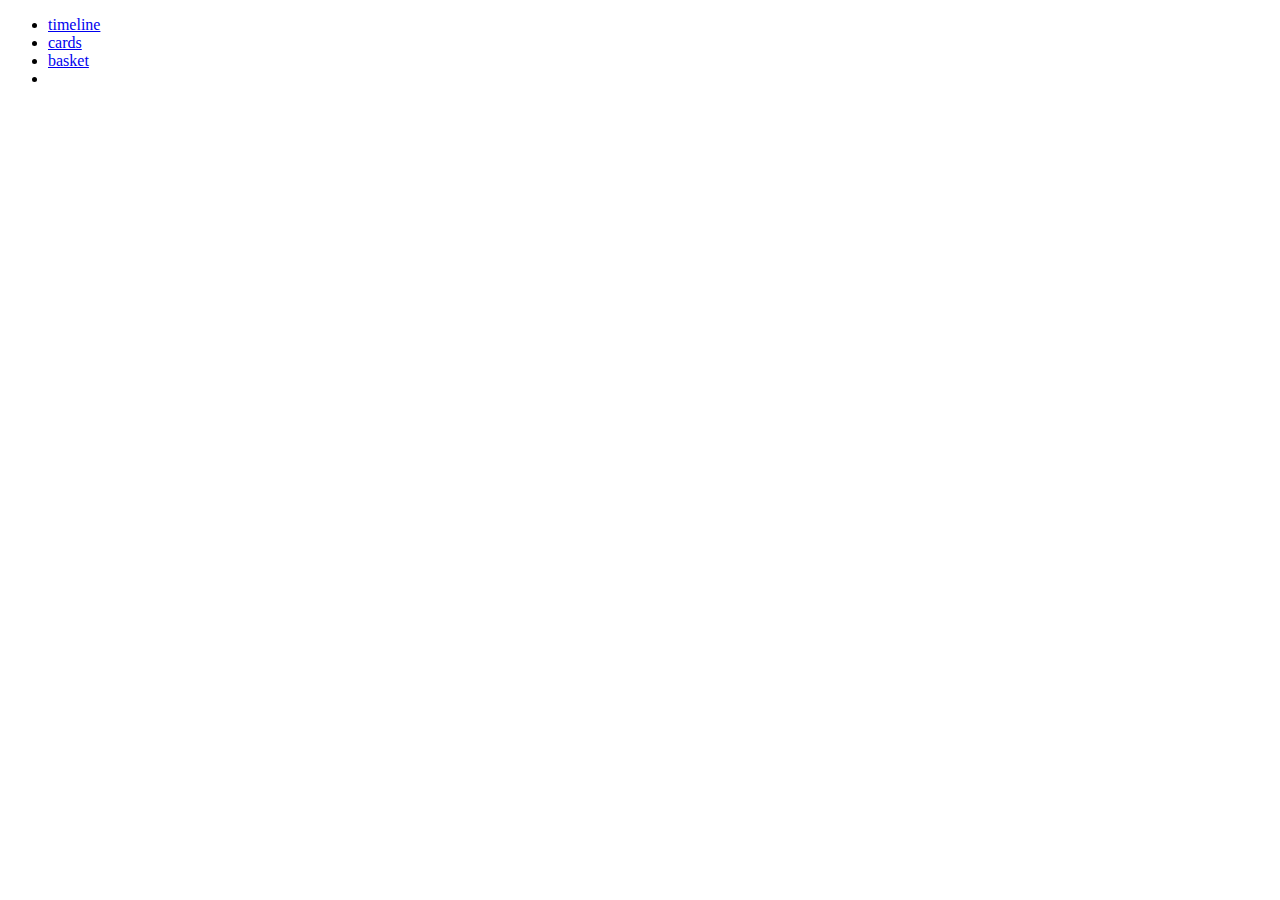
<file: ejemplos/index.html>
<!DOCTYPE html>
<html lang="en">
<head>
    <meta charset="UTF-8">
    <meta name="viewport" content="width=device-width, initial-scale=1.0">
    <title>Document</title>
</head>
<body>
    <ul>
        <li><a href="./timeline.html">timeline</a></li>
        <li><a href="./cards.html">cards</a></li>
        <li><a href="./basket.html">basket</a></li>
        <li></li>
    </ul>
</body>
</html>
</file>
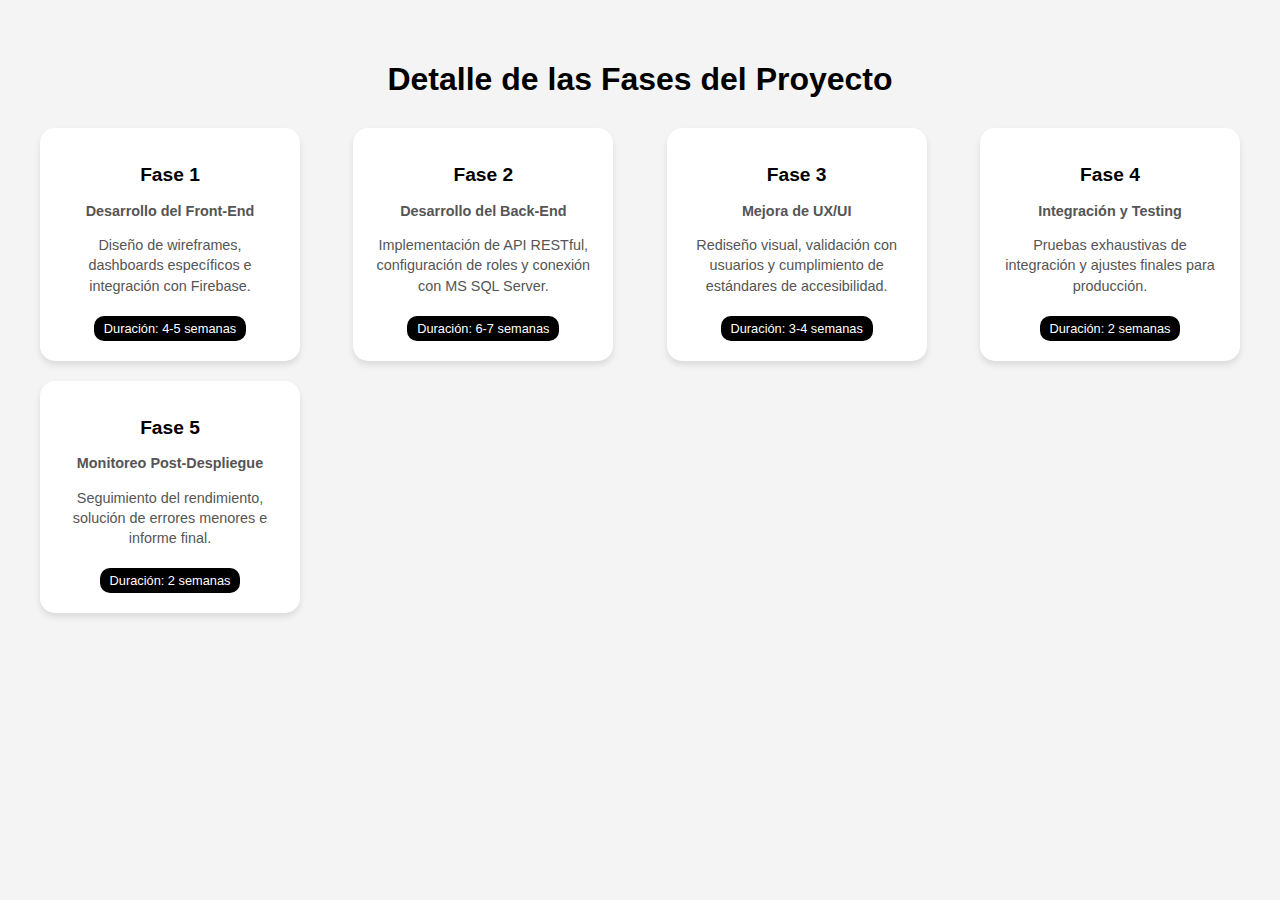
<file: cards.html>
<!DOCTYPE html>
<html lang="en">
<head>
  <meta charset="UTF-8">
  <meta name="viewport" content="width=device-width, initial-scale=1.0">
  <title>Detalle de las Fases del Proyecto</title>
  <style>
    body {
      font-family: Arial, sans-serif;
      margin: 0;
      padding: 0;
      background-color: #f4f4f4;
      color: #333;
    }

    .container {
      max-width: 1200px;
      margin: 20px auto;
      padding: 20px;
    }

    h1 {
      text-align: center;
      font-size: 2rem;
      margin-bottom: 30px;
      color: #000;
    }

    .cards {
      display: flex;
      flex-wrap: wrap;
      justify-content: space-between;
      gap: 20px;
    }

    .card {
      background: #fff;
      border-radius: 15px;
      box-shadow: 0 4px 6px rgba(0, 0, 0, 0.1);
      padding: 20px;
      flex: 1 1 calc(20% - 20px);
      min-width: 220px;
      max-width: 220px;
      text-align: center;
      transition: transform 0.3s ease;
    }

    .card:hover {
      transform: scale(1.05);
    }

    .card h2 {
      font-size: 1.2rem;
      color: #000;
      margin-bottom: 10px;
    }

    .card p {
      font-size: 0.9rem;
      color: #555;
      margin-bottom: 10px;
      line-height: 1.4;
    }

    .card span {
      display: inline-block;
      background: #000;
      color: #fff;
      font-size: 0.8rem;
      border-radius: 10px;
      padding: 5px 10px;
      margin-top: 10px;
    }

    /* Responsive Design */
    @media (max-width: 768px) {
      .cards {
        flex-direction: column;
        align-items: center;
      }

      .card {
        max-width: 90%;
      }
    }
  </style>
</head>
<body>
  <div class="container">
    <h1>Detalle de las Fases del Proyecto</h1>
    <div class="cards">
      <div class="card">
        <h2>Fase 1</h2>
        <p><strong>Desarrollo del Front-End</strong></p>
        <p>Diseño de wireframes, dashboards específicos e integración con Firebase.</p>
        <span>Duración: 4-5 semanas</span>
      </div>
      <div class="card">
        <h2>Fase 2</h2>
        <p><strong>Desarrollo del Back-End</strong></p>
        <p>Implementación de API RESTful, configuración de roles y conexión con MS SQL Server.</p>
        <span>Duración: 6-7 semanas</span>
      </div>
      <div class="card">
        <h2>Fase 3</h2>
        <p><strong>Mejora de UX/UI</strong></p>
        <p>Rediseño visual, validación con usuarios y cumplimiento de estándares de accesibilidad.</p>
        <span>Duración: 3-4 semanas</span>
      </div>
      <div class="card">
        <h2>Fase 4</h2>
        <p><strong>Integración y Testing</strong></p>
        <p>Pruebas exhaustivas de integración y ajustes finales para producción.</p>
        <span>Duración: 2 semanas</span>
      </div>
      <div class="card">
        <h2>Fase 5</h2>
        <p><strong>Monitoreo Post-Despliegue</strong></p>
        <p>Seguimiento del rendimiento, solución de errores menores e informe final.</p>
        <span>Duración: 2 semanas</span>
      </div>
    </div>
  </div>
</body>
</html>
</file>
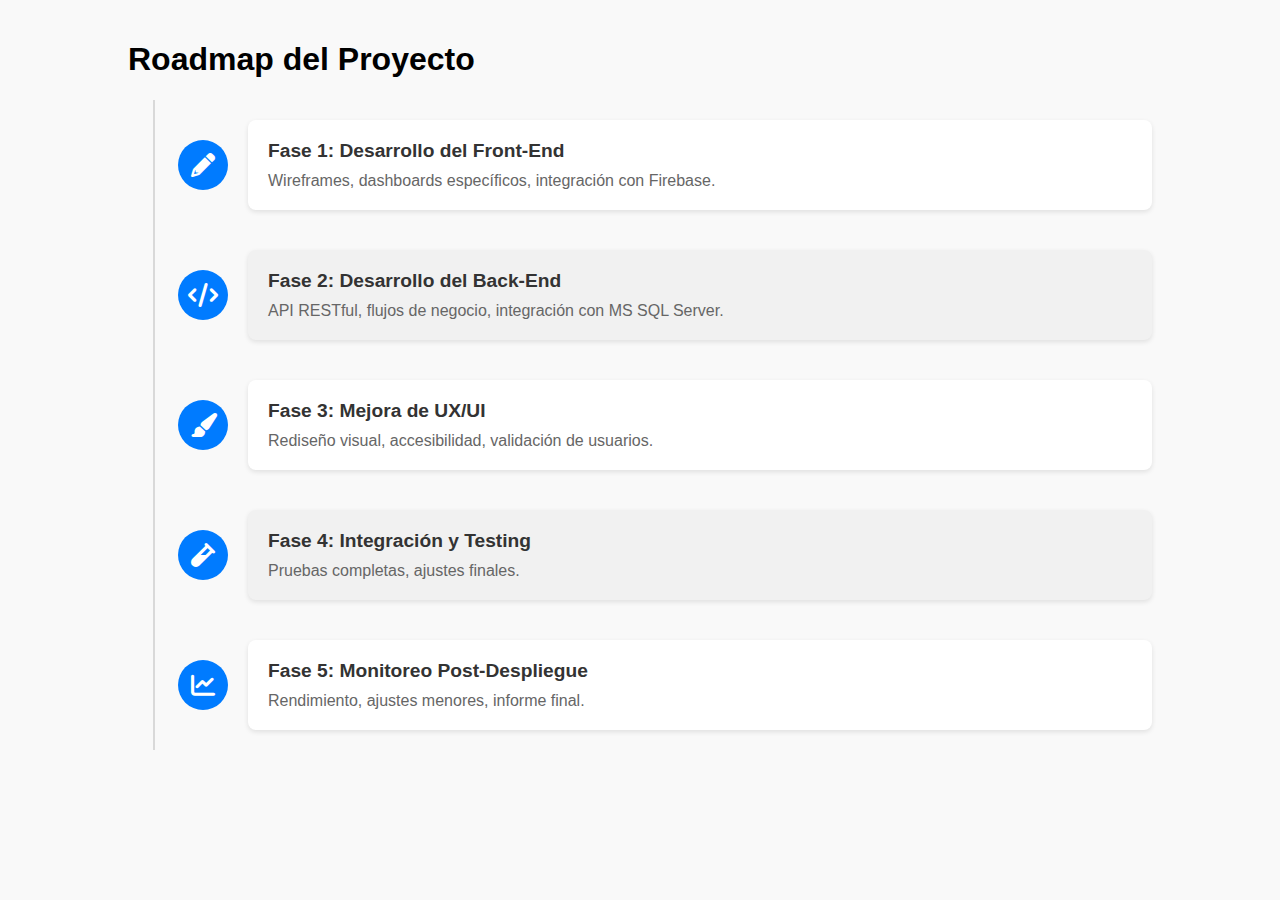
<file: timeline.html>
<!DOCTYPE html>
<html lang="en">
<head>
  <meta charset="UTF-8">
  <meta name="viewport" content="width=device-width, initial-scale=1.0">
  <title>Roadmap del Proyecto</title>
  <link rel="stylesheet" href="https://cdnjs.cloudflare.com/ajax/libs/font-awesome/6.0.0-beta3/css/all.min.css">
  <style>
    body {
      font-family: Arial, sans-serif;
      margin: 0;
      padding: 0;
      background-color: #f9f9f9;
    }

    .container {
      width: 80%;
      margin: 0 auto;
      padding: 20px;
    }

    .timeline {
      display: flex;
      flex-direction: column;
      position: relative;
      padding-left: 50px;
    }

    .timeline::before {
      content: '';
      position: absolute;
      left: 25px;
      top: 0;
      height: 100%;
      width: 2px;
      background-color: #d9d9d9;
    }

    .timeline-item {
      display: flex;
      align-items: center;
      margin: 20px 0;
    }

    .timeline-item .icon {
      background-color: #007bff;
      color: #fff;
      width: 50px;
      height: 50px;
      border-radius: 50%;
      display: flex;
      justify-content: center;
      align-items: center;
      font-size: 1.5rem;
      margin-right: 20px;
    }

    .timeline-item .content {
      background-color: #fff;
      padding: 20px;
      border-radius: 8px;
      box-shadow: 0 2px 5px rgba(0, 0, 0, 0.1);
      flex: 1;
    }

    .timeline-item .content h3 {
      margin: 0 0 10px;
      font-size: 1.2rem;
      color: #333;
    }

    .timeline-item .content p {
      margin: 0;
      color: #666;
    }

    .timeline-item:nth-child(even) .content {
      background-color: #f1f1f1;
    }
  </style>
</head>
<body>
  <div class="container">
    <h1>Roadmap del Proyecto</h1>
    <div class="timeline">
      <div class="timeline-item">
        <div class="icon"><i class="fas fa-pencil-alt"></i></div>
        <div class="content">
          <h3>Fase 1: Desarrollo del Front-End</h3>
          <p>Wireframes, dashboards específicos, integración con Firebase.</p>
        </div>
      </div>
      <div class="timeline-item">
        <div class="icon"><i class="fas fa-code"></i></div>
        <div class="content">
          <h3>Fase 2: Desarrollo del Back-End</h3>
          <p>API RESTful, flujos de negocio, integración con MS SQL Server.</p>
        </div>
      </div>
      <div class="timeline-item">
        <div class="icon"><i class="fas fa-paint-brush"></i></div>
        <div class="content">
          <h3>Fase 3: Mejora de UX/UI</h3>
          <p>Rediseño visual, accesibilidad, validación de usuarios.</p>
        </div>
      </div>
      <div class="timeline-item">
        <div class="icon"><i class="fas fa-vial"></i></div>
        <div class="content">
          <h3>Fase 4: Integración y Testing</h3>
          <p>Pruebas completas, ajustes finales.</p>
        </div>
      </div>
      <div class="timeline-item">
        <div class="icon"><i class="fas fa-chart-line"></i></div>
        <div class="content">
          <h3>Fase 5: Monitoreo Post-Despliegue</h3>
          <p>Rendimiento, ajustes menores, informe final.</p>
        </div>
      </div>
    </div>
  </div>
</body>
</html>
</file>
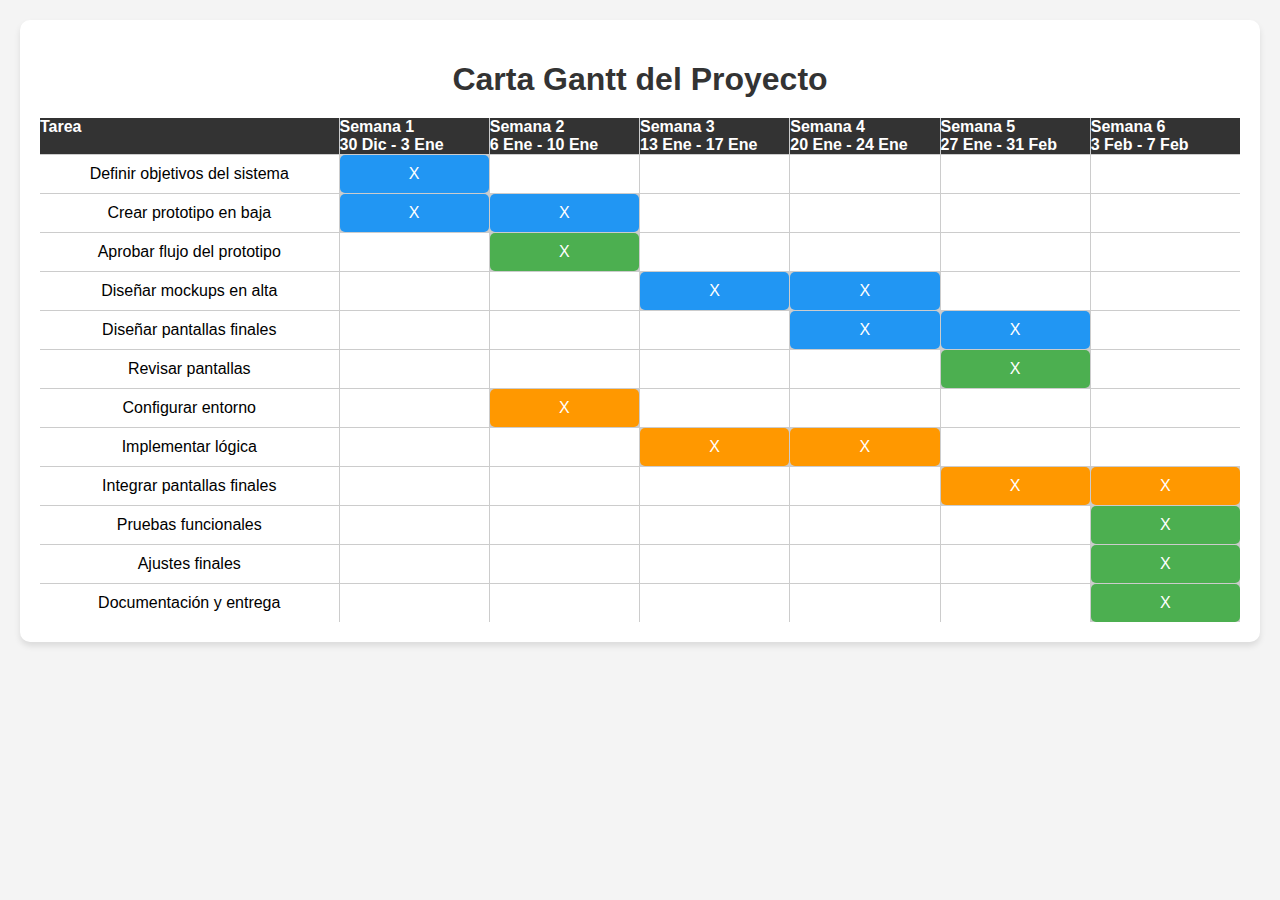
<file: gantt/cartagantt.html>
<!DOCTYPE html>
<html lang="en">
<head>
  <meta charset="UTF-8">
  <meta name="viewport" content="width=device-width, initial-scale=1.0">
  <title>Gantt Chart</title>
  <style>
    body {
      font-family: Arial, sans-serif;
      margin: 0;
      padding: 0;
      background-color: #f4f4f4;
    }

    .container {
      max-width: 1200px;
      margin: 20px auto;
      padding: 20px;
      background: #fff;
      border-radius: 10px;
      box-shadow: 0 4px 6px rgba(0, 0, 0, 0.1);
    }

    h1 {
      text-align: center;
      font-size: 2rem;
      margin-bottom: 20px;
      color: #333;
    }

    .gantt-chart {
      display: grid;
      grid-template-columns: 2fr repeat(6, 1fr);
      gap: 1px;
      background-color: #ccc;
    }

    .gantt-cell {
      padding: 10px;
      background: #fff;
      text-align: center;
    }

    .gantt-header {
      font-weight: bold;
      background-color: #333;
      color: #fff;
    }

    .task {
      background-color: #4caf50;
      color: white;
      border-radius: 5px;
    }

    .task-ux {
      background-color: #2196f3;
    }

    .task-dev {
      background-color: #ff9800;
    }
  </style>
</head>
<body>
  <div class="container">
    <h1>Carta Gantt del Proyecto</h1>
    <div class="gantt-chart">
      <!-- Headers -->
      <div class="gantt-header">Tarea</div>
      <div class="gantt-header">Semana 1 <br> 30 Dic - 3 Ene</div>
      <div class="gantt-header">Semana 2 <br> 6 Ene - 10 Ene</div>
      <div class="gantt-header">Semana 3 <br>  13 Ene - 17 Ene</div>
      <div class="gantt-header">Semana 4 <br>  20 Ene - 24 Ene</div>
      <div class="gantt-header">Semana 5 <br>  27 Ene - 31 Feb</div>
      <div class="gantt-header">Semana 6 <br>  3 Feb - 7 Feb</div>

      <!-- Fase 1 -->
      <div class="gantt-cell">Definir objetivos del sistema</div>
      <div class="gantt-cell task task-ux">X</div>
      <div class="gantt-cell"></div>
      <div class="gantt-cell"></div>
      <div class="gantt-cell"></div>
      <div class="gantt-cell"></div>
      <div class="gantt-cell"></div>

      <div class="gantt-cell">Crear prototipo en baja</div>
      <div class="gantt-cell task task-ux">X</div>
      <div class="gantt-cell task task-ux">X</div>
      <div class="gantt-cell"></div>
      <div class="gantt-cell"></div>
      <div class="gantt-cell"></div>
      <div class="gantt-cell"></div>

      <div class="gantt-cell">Aprobar flujo del prototipo</div>
      <div class="gantt-cell"></div>
      <div class="gantt-cell task">X</div>
      <div class="gantt-cell"></div>
      <div class="gantt-cell"></div>
      <div class="gantt-cell"></div>
      <div class="gantt-cell"></div>

      <!-- Fase 2 -->
      <div class="gantt-cell">Diseñar mockups en alta</div>
      <div class="gantt-cell"></div>
      <div class="gantt-cell"></div>
      <div class="gantt-cell task task-ux">X</div>
      <div class="gantt-cell task task-ux">X</div>
      <div class="gantt-cell"></div>
      <div class="gantt-cell"></div>

      <div class="gantt-cell">Diseñar pantallas finales</div>
      <div class="gantt-cell"></div>
      <div class="gantt-cell"></div>
      <div class="gantt-cell"></div>
      <div class="gantt-cell task task-ux">X</div>
      <div class="gantt-cell task task-ux">X</div>
      <div class="gantt-cell"></div>

      <div class="gantt-cell">Revisar pantallas</div>
      <div class="gantt-cell"></div>
      <div class="gantt-cell"></div>
      <div class="gantt-cell"></div>
      <div class="gantt-cell"></div>
      <div class="gantt-cell task">X</div>
      <div class="gantt-cell"></div>

      <!-- Fase 3 -->
      <div class="gantt-cell">Configurar entorno</div>
      <div class="gantt-cell"></div>
      <div class="gantt-cell task task-dev">X</div>
      <div class="gantt-cell"></div>
      <div class="gantt-cell"></div>
      <div class="gantt-cell"></div>
      <div class="gantt-cell"></div>

      <div class="gantt-cell">Implementar lógica</div>
      <div class="gantt-cell"></div>
      <div class="gantt-cell"></div>
      <div class="gantt-cell task task-dev">X</div>
      <div class="gantt-cell task task-dev">X</div>
      <div class="gantt-cell"></div>
      <div class="gantt-cell"></div>

      <div class="gantt-cell">Integrar pantallas finales</div>
      <div class="gantt-cell"></div>
      <div class="gantt-cell"></div>
      <div class="gantt-cell"></div>
      <div class="gantt-cell"></div>
      <div class="gantt-cell task task-dev">X</div>
      <div class="gantt-cell task task-dev">X</div>

      <!-- Fase 4 -->
      <div class="gantt-cell">Pruebas funcionales</div>
      <div class="gantt-cell"></div>
      <div class="gantt-cell"></div>
      <div class="gantt-cell"></div>
      <div class="gantt-cell"></div>
      <div class="gantt-cell"></div>
      <div class="gantt-cell task">X</div>

      <div class="gantt-cell">Ajustes finales</div>
      <div class="gantt-cell"></div>
      <div class="gantt-cell"></div>
      <div class="gantt-cell"></div>
      <div class="gantt-cell"></div>
      <div class="gantt-cell"></div>
      <div class="gantt-cell task">X</div>

      <div class="gantt-cell">Documentación y entrega</div>
      <div class="gantt-cell"></div>
      <div class="gantt-cell"></div>
      <div class="gantt-cell"></div>
      <div class="gantt-cell"></div>
      <div class="gantt-cell"></div>
      <div class="gantt-cell task">X</div>
    </div>
  </div>
</body>
</html>
</file>
